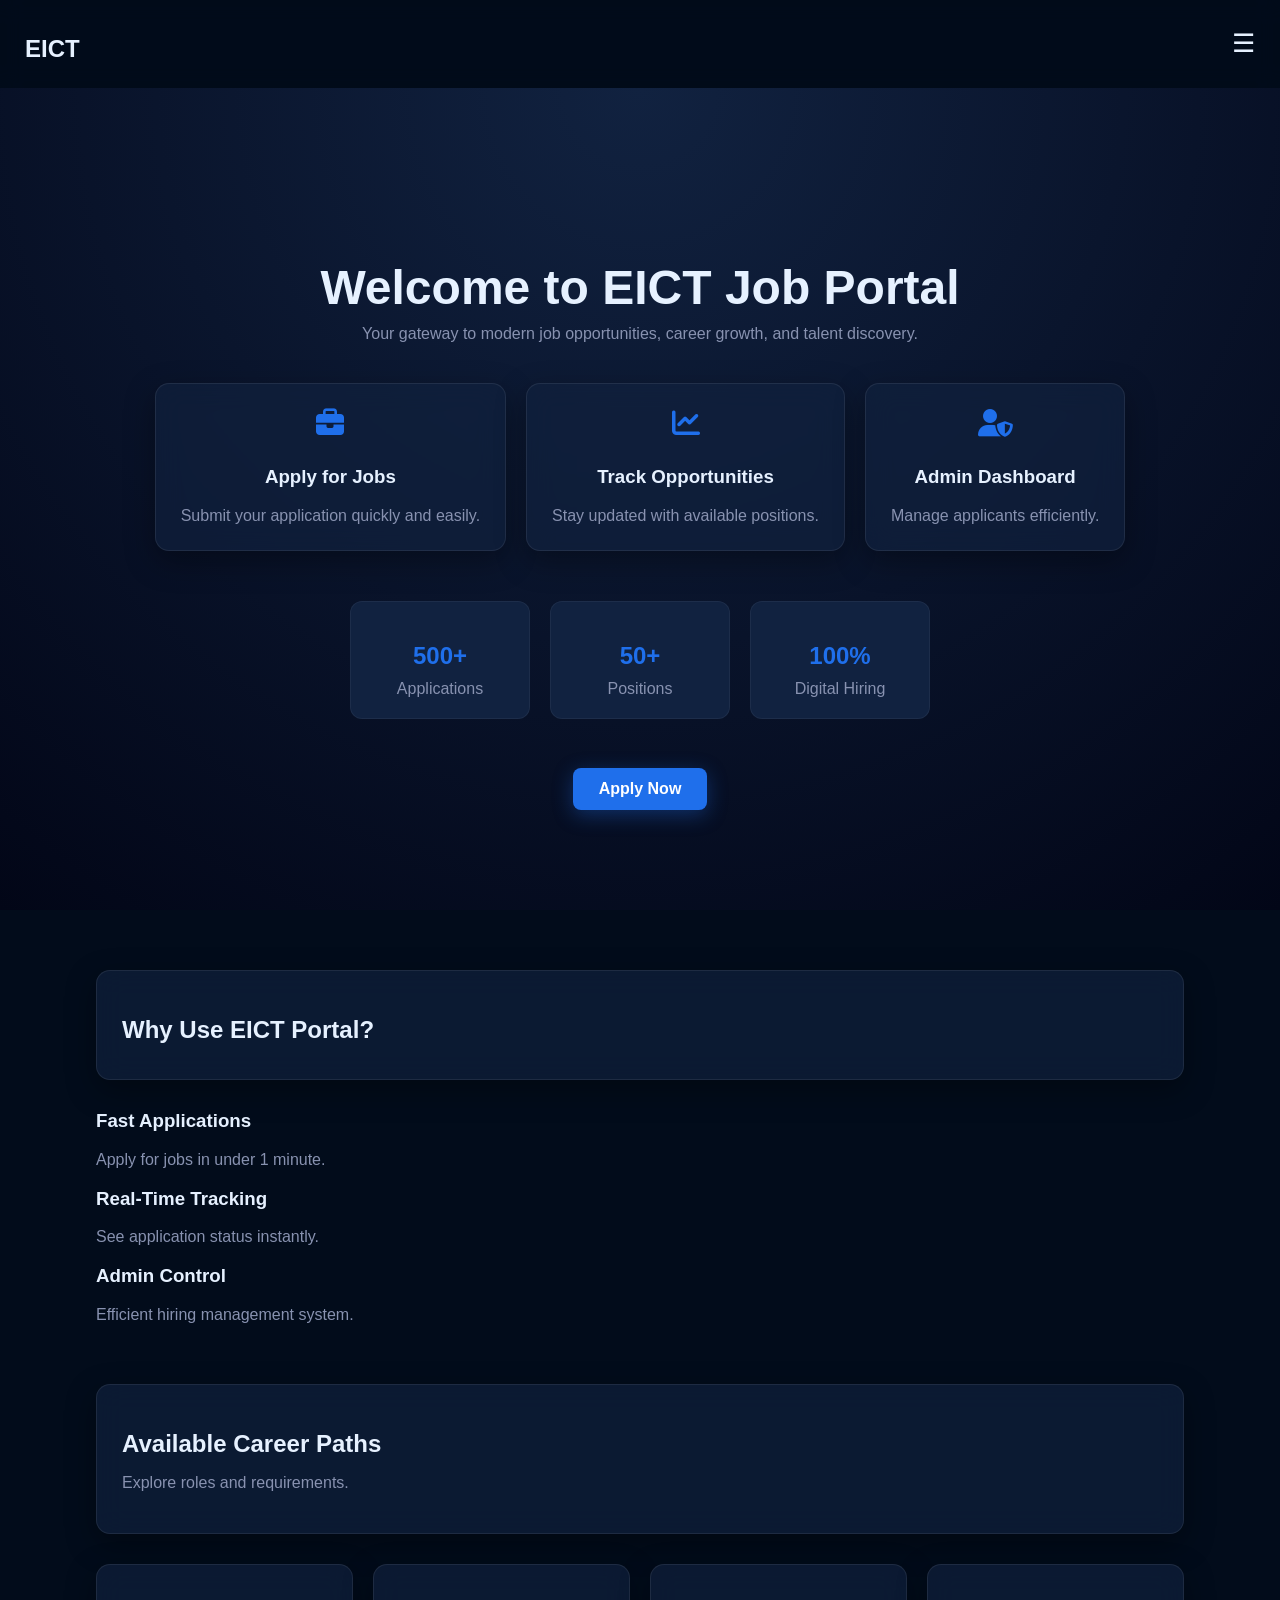
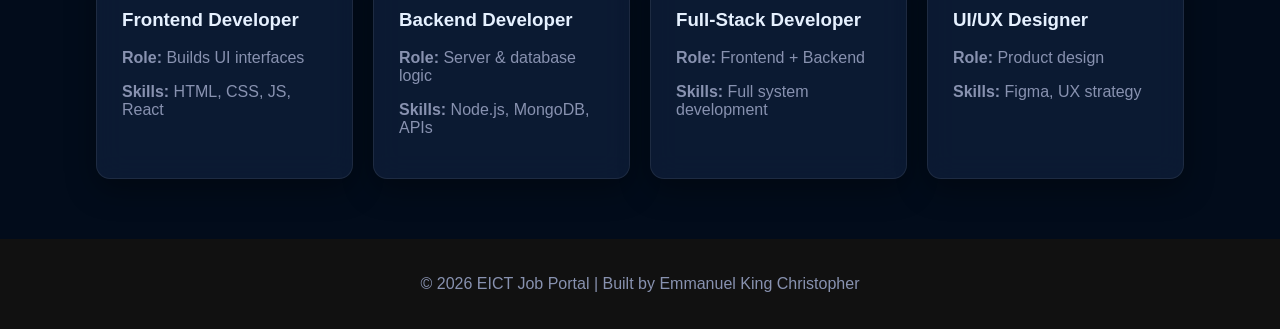
<file: index.html>
<!DOCTYPE html>
<html lang="en">
<head>
    <meta charset="UTF-8">
    <title>EICT Job Portal</title>
    <link rel="stylesheet" href="style.css">
    <link rel="stylesheet" href="https://cdnjs.cloudflare.com/ajax/libs/font-awesome/6.5.0/css/all.min.css">
</head>

<body>

<!-- LOADER -->
<div id="loader"></div>

<!-- NAV -->
<div class="nav">
    <h2 class="logo">EICT</h2>

    <div class="menu-icon" onclick="toggleMenu()">☰</div>

    <div class="menu" id="menu">
        <a href="index.html">Home</a>
        <a href="apply.html">Apply</a>
        <a href="contact.html">Contact</a>
        <a href="admin.html">Admin</a>
        <a href="about.html">About</a>
        <button onclick="toggleDarkMode()">🌙 Dark Mode</button>
    </div>
</div>

<!-- HERO -->
<div class="hero">
    <h1>Welcome to EICT Job Portal</h1>
    <p>Your gateway to modern job opportunities, career growth, and talent discovery.</p>

    <div class="hero-cards">
        <div class="card">
            <i class="fas fa-briefcase"></i>
            <h3>Apply for Jobs</h3>
            <p>Submit your application quickly and easily.</p>
        </div>

        <div class="card">
            <i class="fas fa-chart-line"></i>
            <h3>Track Opportunities</h3>
            <p>Stay updated with available positions.</p>
        </div>

        <div class="card">
            <i class="fas fa-user-shield"></i>
            <h3>Admin Dashboard</h3>
            <p>Manage applicants efficiently.</p>
        </div>
    </div>

    <div class="stats">
        <div class="stat-box">
            <h2>500+</h2>
            <p>Applications</p>
        </div>

        <div class="stat-box">
            <h2>50+</h2>
            <p>Positions</p>
        </div>

        <div class="stat-box">
            <h2>100%</h2>
            <p>Digital Hiring</p>
        </div>
    </div>

    <a href="apply.html" class="btn">Apply Now</a>
</div>

<!-- WHY SECTION -->
<div class="container">
    <div class="section">
        <h2>Why Use EICT Portal?</h2>
    </div>

    <div class="features-grid">
        <div class="feature-card">
            <h3>Fast Applications</h3>
            <p>Apply for jobs in under 1 minute.</p>
        </div>

        <div class="feature-card">
            <h3>Real-Time Tracking</h3>
            <p>See application status instantly.</p>
        </div>

        <div class="feature-card">
            <h3>Admin Control</h3>
            <p>Efficient hiring management system.</p>
        </div>
    </div>
</div>

<!-- CAREERS -->
<div class="container">
    <div class="section">
        <h2>Available Career Paths</h2>
        <p>Explore roles and requirements.</p>
    </div>

    <div class="career-grid">

        <div class="career-card">
            <h3>Frontend Developer</h3>
            <p><strong>Role:</strong> Builds UI interfaces</p>
            <p><strong>Skills:</strong> HTML, CSS, JS, React</p>
        </div>

        <div class="career-card">
            <h3>Backend Developer</h3>
            <p><strong>Role:</strong> Server & database logic</p>
            <p><strong>Skills:</strong> Node.js, MongoDB, APIs</p>
        </div>

        <div class="career-card">
            <h3>Full-Stack Developer</h3>
            <p><strong>Role:</strong> Frontend + Backend</p>
            <p><strong>Skills:</strong> Full system development</p>
        </div>

        <div class="career-card">
            <h3>UI/UX Designer</h3>
            <p><strong>Role:</strong> Product design</p>
            <p><strong>Skills:</strong> Figma, UX strategy</p>
        </div>

    </div>
</div>


<!-- TOAST -->
<div id="toast" class="toast"></div>

<!-- SCRIPT -->
<script>
function toggleDarkMode() {
    document.body.classList.toggle("dark");

    if (document.body.classList.contains("dark")) {
        localStorage.setItem("theme", "dark");
    } else {
        localStorage.setItem("theme", "light");
    }
}

window.addEventListener("load", () => {
    if (localStorage.getItem("theme") === "dark") {
        document.body.classList.add("dark");
    }

    const loader = document.getElementById("loader");
    if (loader) loader.style.display = "none";
});

function showToast(message) {
    const toast = document.getElementById("toast");
    toast.innerText = message;
    toast.classList.add("show");

    setTimeout(() => {
        toast.classList.remove("show");
    }, 3000);
}

document.getElementById("jobForm").addEventListener("submit", async function(e) {
    e.preventDefault();

    const loading = document.getElementById("loading");
    const button = this.querySelector("button");

    loading.style.display = "block";
    button.disabled = true;

    const data = {
        name: document.getElementById("name").value,
        email: document.getElementById("email").value,
        position: document.getElementById("position").value
    };

    try {
        await fetch("https://eict-job-portal-backend.onrender.com/apply", {
            method: "POST",
            headers: {
                "Content-Type": "application/json"
            },
            body: JSON.stringify(data)
        });

        showToast("Application submitted successfully ✅");
        this.reset();

    } catch (err) {
        showToast("Error submitting application ❌");
    }

    loading.style.display = "none";
    button.disabled = false;
});

function toggleMenu() {
    document.getElementById("menu").classList.toggle("show");
}

const observer = new IntersectionObserver(entries => {
    entries.forEach(entry => {
        if (entry.isIntersecting) {
            entry.target.classList.add("show");
        }
    });
});

document.querySelectorAll(".card, .career-card, .feature-card").forEach(el => {
    el.classList.add("hidden");
    observer.observe(el);
});
</script>

<!-- FOOTER -->
<footer style="text-align:center; padding:20px; margin-top:40px; background:#111; color:white;">
    <p>© 2026 EICT Job Portal | Built by Emmanuel King Christopher</p>
</footer>

</body>
</html>
</file>
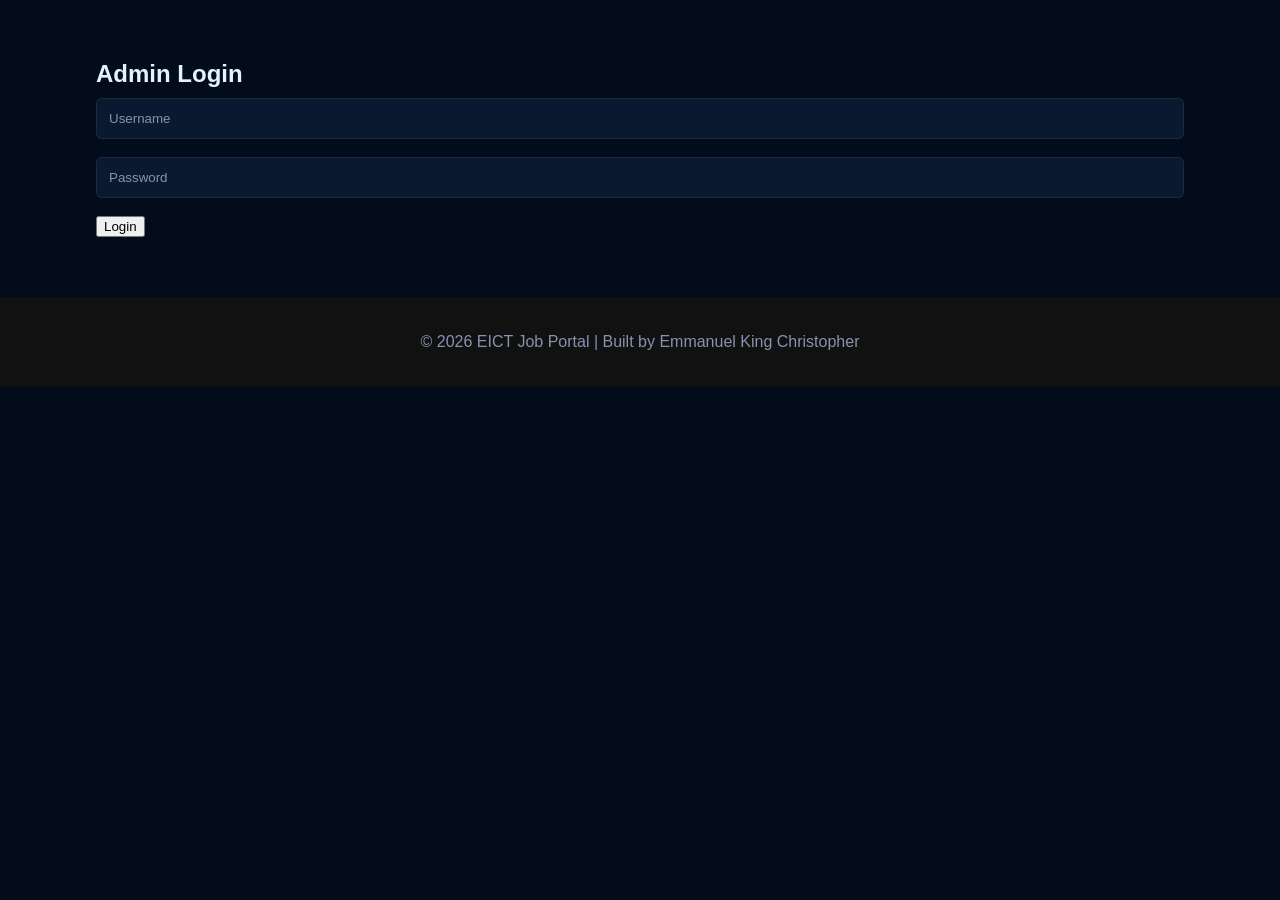
<file: admin.html>
<!DOCTYPE html>
<html>
<head>
    <link rel="stylesheet" href="style.css">
    <title>Admin Dashboard</title>
</head>

<body>

    <!-- SIDEBAR + MAIN LAYOUT WRAPPER -->
    <div class="admin-layout">

        <!-- SIDEBAR -->
        <div class="sidebar">
            <h2>EICT Admin</h2>

            <a href="index.html">Home</a>
            <a href="about.html">About</a>
            <a href="admin.html" class="active">Applications</a>
            <a href="apply.html">Apply</a>
            <a href="contact.html">Contact</a>

            <button onclick="toggleDarkMode()" id="darkBtn">🌙</button>
            <button onclick="logout()">Logout</button>
        </div>

        <!-- MAIN CONTENT -->
        <div class="main">

            <!-- HEADER -->
            <div class="dashboard-header">
                <h1>All Job Applications</h1>
                <p>Manage applicants, track stats, and control your system.</p>
            </div>

            <!-- ================= TEAM SECTION ================= -->
            <div class="section">
                <h2>Add Team Member</h2>

                <div class="form-group">
                    <input id="teamName" placeholder="Name">
                    <input id="teamRole" placeholder="Role">
                    <input id="teamImage" placeholder="Image URL">
                </div>

                <button onclick="addTeam()">Add Team Member</button>
            </div>

            <!-- ================= SEARCH ================= -->
            <div class="section">
                <input type="text" id="searchInput" placeholder="Search by name...">
            </div>

            <!-- ================= DASHBOARD STATS ================= -->
            <div class="section">
                <div class="stats-grid">

                    <div class="stats-card">
                        <h3>Total Applications</h3>
                        <p id="totalApps">0</p>
                    </div>

                    <div class="stats-card">
                        <h3>Frontend</h3>
                        <p id="frontendCount">0</p>
                    </div>

                    <div class="stats-card">
                        <h3>Backend</h3>
                        <p id="backendCount">0</p>
                    </div>

                    <div class="stats-card">
                        <h3>Full Stack</h3>
                        <p id="fullstackCount">0</p>
                    </div>

                </div>
            </div>

            <!-- ================= APPLICATIONS ================= -->
            <div class="section">
                <h2>Applications List</h2>
                <div id="applications"></div>
            </div>

            <!-- ================= FUTURE: CONTACT DASHBOARD ================= -->
            <!-- (You’ll plug this later when we build inbox UI) -->
            <div class="section" id="contactSection" style="display:none;">
                <h2>Contact Messages</h2>
                <div id="messages"></div>
            </div>

        </div>

    </div>

    <!-- ================= EDIT MODAL ================= -->
    <div id="editModal" class="modal">
        <div class="modal-content">
            <h2>Edit Application</h2>

            <input type="text" id="editName" placeholder="Name">
            <input type="email" id="editEmail" placeholder="Email">
            <input type="text" id="editPosition" placeholder="Position">

            <button onclick="saveEdit()">Save</button>
            <button onclick="closeModal()">Cancel</button>
        </div>
    </div>

    <!-- ================= SCRIPTS ================= -->
    <script src="admin.js"></script>

    <script>
        // 🔐 PROTECT PAGE
        if (localStorage.getItem("admin") !== "true") {
            window.location.href = "login.html";
        }

        // 🚪 LOGOUT
        function logout() {
            localStorage.removeItem("admin");
            window.location.href = "login.html";
        }
    </script>

    <!-- ================= FOOTER ================= -->
    <footer style="text-align:center; padding:20px; margin-top:40px; background:#111; color:white;">
        <p>© 2026 EICT Job Portal | Built by Emmanuel King Christopher</p>
    </footer>

</body>
</html>
</file>
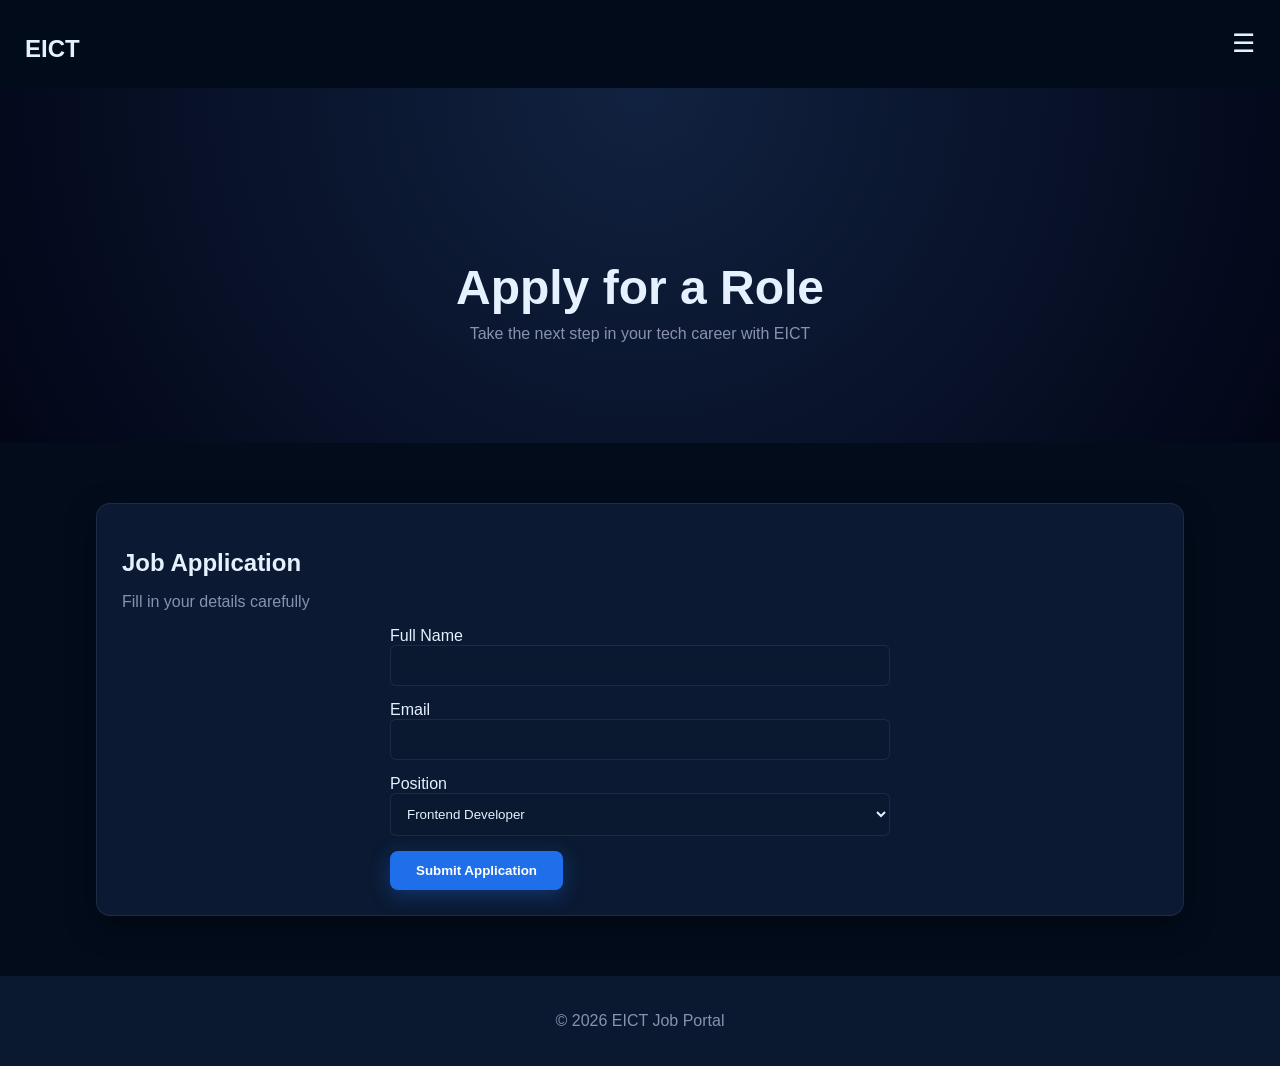
<file: apply.html>
<!DOCTYPE html>
<html lang="en">
<head>
    <meta charset="UTF-8">
    <title>Apply - EICT</title>
    <link rel="stylesheet" href="style.css">
</head>

<body>

<!-- NAV -->
<div class="nav">
    <h2 class="logo">EICT</h2>

    <div class="menu-icon" onclick="toggleMenu()">☰</div>

    <div class="menu" id="menu">
        <a href="index.html">Home</a>
        <a href="apply.html">Apply</a>
        <a href="contact.html">Contact</a>
        <a href="admin.html">Admin</a>
        <a href="about.html">About</a>
        <button onclick="toggleDarkMode()">🌙 Dark Mode</button>
    </div>
</div>

<!-- HERO -->
<div class="hero">
    <h1>Apply for a Role</h1>
    <p>Take the next step in your tech career with EICT</p>
</div>

<!-- FORM SECTION -->
<div class="container">

    <div class="section">
        <h2>Job Application</h2>
        <p>Fill in your details carefully</p>

        <form id="jobForm">

            <div class="form-group">
                <label>Full Name</label>
                <input type="text" id="name" required>
            </div>

            <div class="form-group">
                <label>Email</label>
                <input type="email" id="email" required>
            </div>

            <div class="form-group">
                <label>Position</label>
                <select id="position">
                    <option>Frontend Developer</option>
                    <option>Backend Developer</option>
                    <option>Full Stack Developer</option>
                    <option>UI/UX Designer</option>
                </select>
            </div>

            <button type="submit" class="btn">Submit Application</button>
            <p id="loading" style="display:none;">Submitting...</p>

        </form>
    </div>

</div>

<!-- TOAST -->
<div id="toast" class="toast"></div>

<script>
function toggleMenu() {
    document.getElementById("menu").classList.toggle("show");
}

function toggleDarkMode() {
    document.body.classList.toggle("dark");

    if (document.body.classList.contains("dark")) {
        localStorage.setItem("theme", "dark");
    } else {
        localStorage.setItem("theme", "light");
    }
}

window.addEventListener("load", () => {
    if (localStorage.getItem("theme") === "dark") {
        document.body.classList.add("dark");
    }
});

function showToast(message) {
    const toast = document.getElementById("toast");
    toast.innerText = message;
    toast.classList.add("show");

    setTimeout(() => {
        toast.classList.remove("show");
    }, 3000);
}

document.getElementById("jobForm").addEventListener("submit", async function(e) {
    e.preventDefault();

    const loading = document.getElementById("loading");
    loading.style.display = "block";

    const data = {
        name: document.getElementById("name").value,
        email: document.getElementById("email").value,
        position: document.getElementById("position").value
    };

    try {
        await fetch("https://eict-job-portal-backend.onrender.com/apply", {
            method: "POST",
            headers: {
                "Content-Type": "application/json"
            },
            body: JSON.stringify(data)
        });

        showToast("Application submitted successfully ✅");
        this.reset();

    } catch {
        showToast("Error submitting application ❌");
    }

    loading.style.display = "none";
});
</script>

<footer style="text-align:center; padding:20px; margin-top:40px; background:#0a192f; color:white;">
    <p>© 2026 EICT Job Portal</p>
</footer>

</body>
</html>
</file>
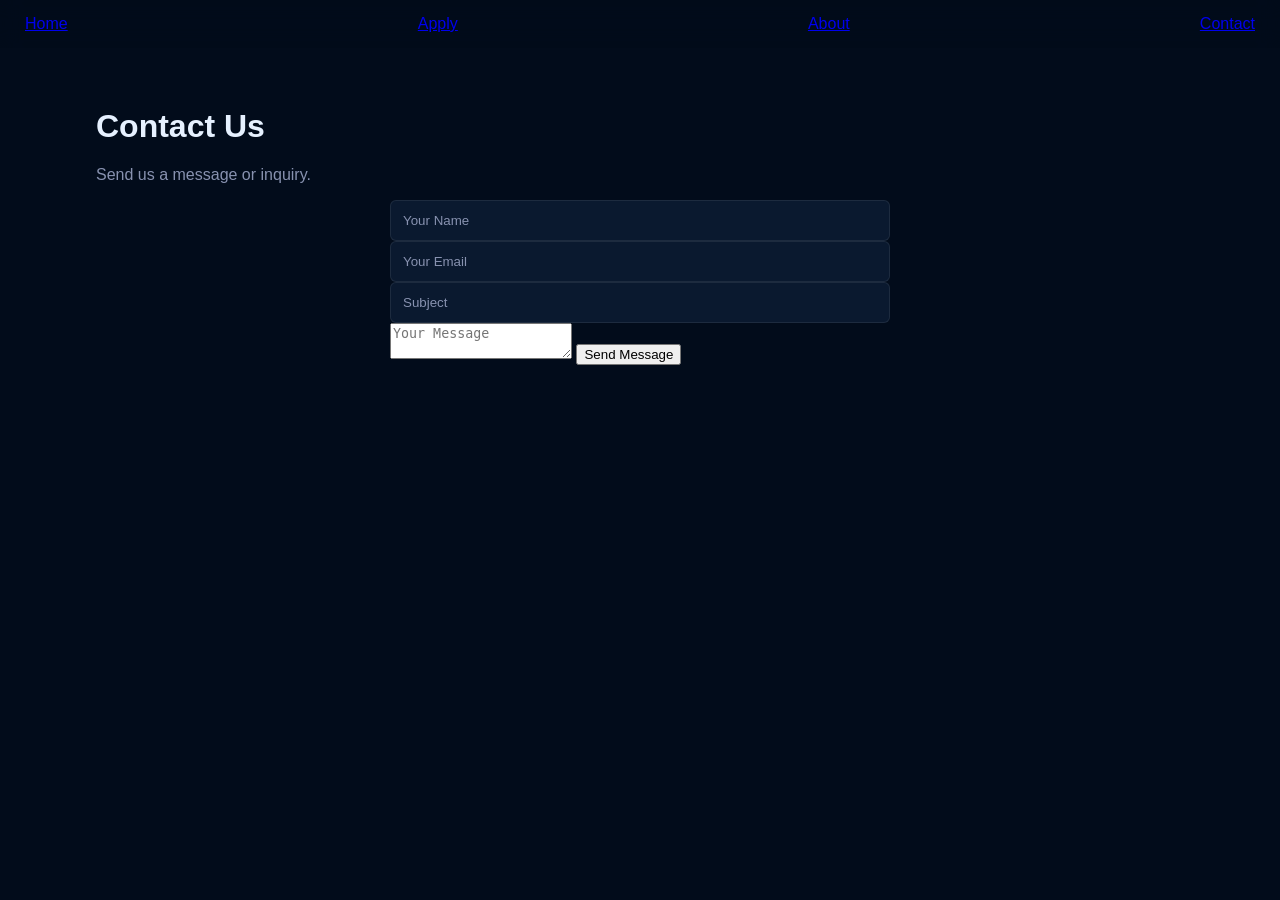
<file: contact.html>
<!DOCTYPE html>
<html>
<head>
    <title>Contact Us</title>
    <link rel="stylesheet" href="style.css">
</head>
<body>

<div class="nav">
    <a href="index.html">Home</a>
    <a href="apply.html">Apply</a>
    <a href="about.html">About</a>
    <a href="contact.html">Contact</a>
</div>

<div class="container">
    <h1>Contact Us</h1>
    <p>Send us a message or inquiry.</p>

    <form id="contactForm">
        <input type="text" id="name" placeholder="Your Name" required>
        <input type="email" id="email" placeholder="Your Email" required>
        <input type="text" id="subject" placeholder="Subject" required>
        <textarea id="message" placeholder="Your Message" required></textarea>

        <button type="submit">Send Message</button>
    </form>
</div>

<script>
document.getElementById("contactForm").addEventListener("submit", async (e) => {
    e.preventDefault();

    const data = {
        name: name.value,
        email: email.value,
        subject: subject.value,
        message: message.value
    };

    await fetch("https://eict-job-portal-backend.onrender.com/contact", {
        method: "POST",
        headers: { "Content-Type": "application/json" },
        body: JSON.stringify(data)
    });

    alert("Message sent!");
});
</script>

</body>
</html>
</file>
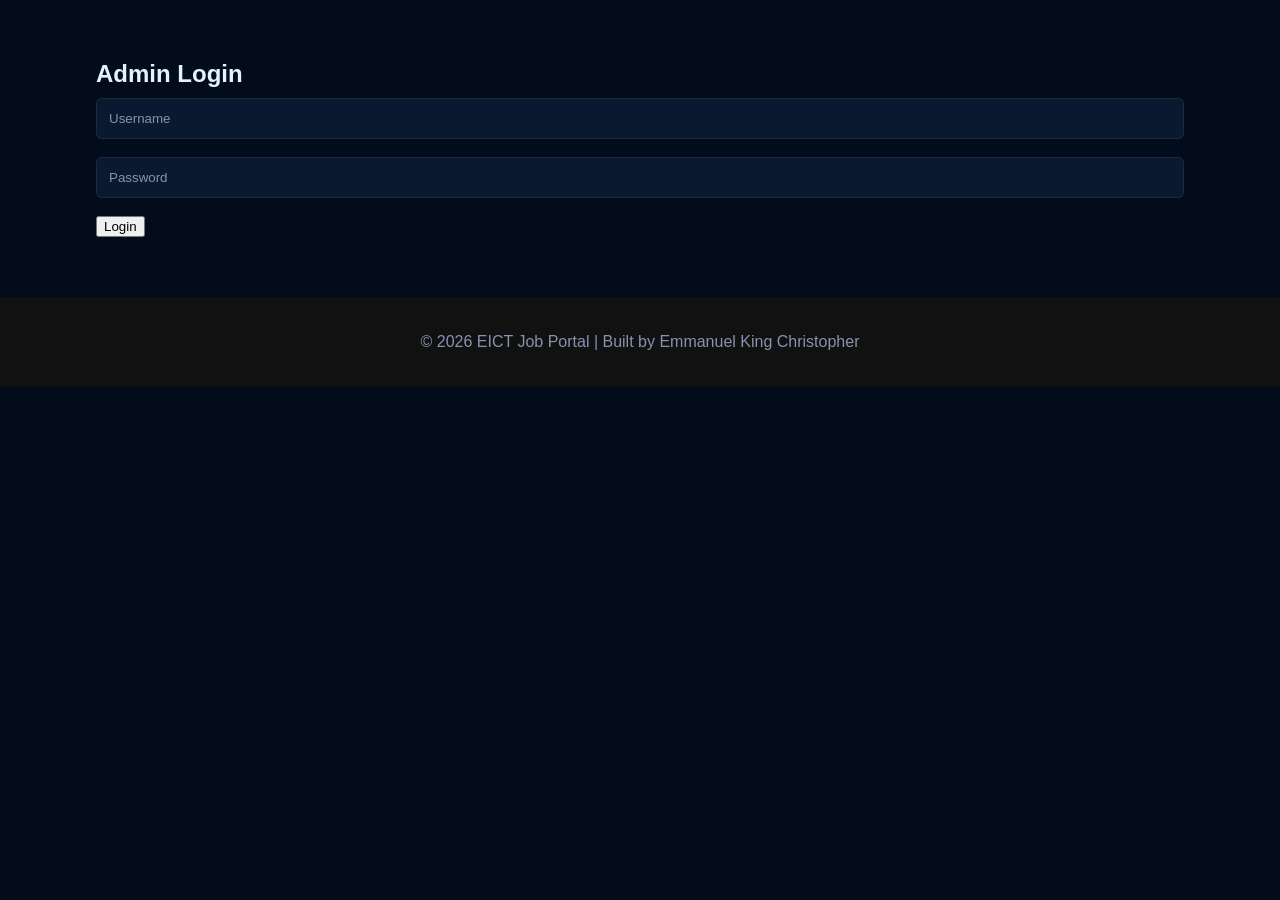
<file: login.html>
<!DOCTYPE html>
<html lang="en">
<head>
    <meta charset="UTF-8">
    <title>Admin Login</title>
    <link rel="stylesheet" href="style.css">
</head>
<body>

<div class="container">
    <h2>Admin Login</h2>

    <input type="text" id="username" placeholder="Username"><br><br>
    <input type="password" id="password" placeholder="Password"><br><br>

    <button onclick="login()">Login</button>

    <p id="error" style="color:red;"></p>
</div>

<script>
async function login() {
    const username = document.getElementById("username").value;
    const password = document.getElementById("password").value;
    const error = document.getElementById("error");

    error.innerText = "";

    try {
        const res = await fetch("https://eict-job-portal-backend.onrender.com/admin/login", {
            method: "POST",
            headers: {
                "Content-Type": "application/json"
            },
            body: JSON.stringify({ username, password })
        });

        const data = await res.json();

        if (data.success) {
            localStorage.setItem("admin", "true");
            window.location.href = "admin.html";
        } else {
            error.innerText = "Invalid login";
        }

    } catch {
        error.innerText = "Server error";
    }
}
</script>

<footer style="text-align:center; padding:20px; margin-top:40px; background:#111; color:white;">
    <p>© 2026 EICT Job Portal | Built by Emmanuel King Christopher</p>
</footer>

</body>
</html>
</file>
<file: style.css>
/* =====================
   ROOT THEME (PREMIUM NAVY)
===================== */
:root {
    --primary: #020c1b;
    --secondary: #0a192f;
    --card: #112240;
    --accent: #1f6feb;
    --text: #e6f1ff;
    --muted: #8892b0;
    --border: rgba(255,255,255,0.08);
}

/* =====================
   BASE
===================== */
body {
    font-family: "Segoe UI", sans-serif;
    margin: 0;
    background: var(--primary);
    color: var(--text);
    animation: fadeIn 0.4s ease-in;
}

* {
    box-sizing: border-box;
    transition: all 0.25s ease;
}

/* =====================
   ANIMATION
===================== */
@keyframes fadeIn {
    from { opacity: 0; transform: translateY(8px); }
    to { opacity: 1; transform: translateY(0); }
}

@keyframes spin {
    100% { transform: rotate(360deg); }
}

/* =====================
   NAVBAR (PREMIUM)
===================== */
.nav {
    position: sticky;
    top: 0;
    display: flex;
    justify-content: space-between;
    align-items: center;
    padding: 15px 25px;
    background: rgba(2,12,27,0.7);
    backdrop-filter: blur(10px);
    z-index: 1000;
}

.logo {
    font-weight: bold;
}

/* HAMBURGER */
.menu-icon {
    font-size: 26px;
    cursor: pointer;
}

/* DROPDOWN MENU */
.menu {
    position: absolute;
    top: 60px;
    right: 20px;
    background: var(--card);
    display: none;
    flex-direction: column;
    padding: 15px;
    border-radius: 12px;
    width: 200px;
    box-shadow: 0 10px 30px rgba(0,0,0,0.4);
}

.menu a,
.menu button {
    color: var(--text);
    padding: 10px;
    border-radius: 6px;
    text-decoration: none;
    background: none;
    border: none;
    text-align: left;
    cursor: pointer;
}

.menu a:hover,
.menu button:hover {
    background: var(--accent);
}

.menu.show {
    display: flex;
}

/* =====================
   HERO
===================== */
.hero {
    text-align: center;
    padding: 140px 20px 100px;
    background: radial-gradient(circle at top, #112240, #020617);
}

.hero h1 {
    font-size: 48px;
    margin-bottom: 10px;
}

.hero p {
    color: var(--muted);
    max-width: 600px;
    margin: auto;
}

/* HERO CARDS */
.hero-cards {
    display: flex;
    justify-content: center;
    gap: 20px;
    margin-top: 40px;
    flex-wrap: wrap;
}

/* =====================
   GLASS CARDS (GLOBAL UPGRADED)
===================== */
.card,
.career-card,
.about-card,
.section,
#applications div {
    background: rgba(17, 34, 64, 0.65);
    backdrop-filter: blur(14px);
    -webkit-backdrop-filter: blur(14px);
    border-radius: 14px;
    padding: 25px;
    border: 1px solid rgba(255,255,255,0.08);
    box-shadow: 0 10px 30px rgba(0,0,0,0.35);
    position: relative;
    overflow: hidden;
}

/* SUBTLE GLOW LAYER */
.card::before,
.career-card::before,
.section::before {
    content: "";
    position: absolute;
    inset: 0;
    background: linear-gradient(120deg, transparent, rgba(31,111,235,0.08), transparent);
    opacity: 0;
    transition: opacity 0.3s ease;
}

/* HOVER EFFECT */
.card:hover,
.career-card:hover {
    transform: translateY(-8px) scale(1.01);
    box-shadow: 0 20px 50px rgba(0,0,0,0.5);
}

.card:hover::before,
.career-card:hover::before {
    opacity: 1;
}

/* ICON */
.card i {
    font-size: 28px;
    color: var(--accent);
    margin-bottom: 10px;
}

/* =====================
   MICRO UX IMPROVEMENTS
===================== */

/* BUTTON UPGRADE */
.btn {
    box-shadow: 0 5px 20px rgba(31,111,235,0.35);
    transition: all 0.25s ease;
}

.btn:hover {
    transform: translateY(-2px) scale(1.04);
    box-shadow: 0 10px 30px rgba(31,111,235,0.5);
}

/* INPUT FOCUS EFFECT */
input:focus,
select:focus {
    outline: none;
    border: 1px solid var(--accent);
    box-shadow: 0 0 0 2px rgba(31,111,235,0.2);
}

/* FORM GROUP SPACING */
.form-group {
    margin-bottom: 18px;
}

/* STAT BOX IMPROVEMENT */
.stat-box {
    background: rgba(17,34,64,0.6);
    backdrop-filter: blur(10px);
    padding: 20px;
    border-radius: 12px;
    text-align: center;
    border: 1px solid rgba(255,255,255,0.05);
}

.stat-box h2 {
    color: var(--accent);
}

/* MENU HOVER FEEL */
.menu a:hover,
.menu button:hover {
    transform: translateX(4px);
}

/* SCROLL SMOOTH */
html {
    scroll-behavior: smooth;
}

/* =====================
   BUTTONS
===================== */
.btn {
    display: inline-block;
    padding: 12px 26px;
    border-radius: 8px;
    font-weight: 600;
    background: var(--accent);
    color: white;
    text-decoration: none;
    border: none;
}

.btn.secondary {
    background: transparent;
    border: 1px solid var(--accent);
}

button:hover,
.btn:hover {
    transform: scale(1.05);
    box-shadow: 0 5px 20px rgba(31,111,235,0.3);
}

/* =====================
   CONTAINER
===================== */
.container {
    width: 85%;
    margin: 60px auto;
}

.section {
    margin-bottom: 30px;
}

/* =====================
   STATS (PREMIUM)
===================== */
.stats {
    display: flex;
    justify-content: center;
    gap: 20px;
    margin: 50px 0;
    flex-wrap: wrap;
}

.stat-box {
    background: var(--card);
    padding: 20px;
    border-radius: 12px;
    text-align: center;
    width: 180px;
}

.stat-box h2 {
    color: var(--accent);
}

/* =====================
   FORMS (UPGRADED)
===================== */
form {
    max-width: 500px;
    margin: auto;
}

.form-group {
    margin-bottom: 15px;
}

input,
select {
    width: 100%;
    padding: 12px;
    border-radius: 6px;
    border: 1px solid var(--border);
    background: var(--secondary);
    color: var(--text);
}

input::placeholder {
    color: var(--muted);
}

/* =====================
   ABOUT / TEAM
===================== */
.about-grid,
.career-grid {
    display: grid;
    grid-template-columns: repeat(auto-fit, minmax(250px, 1fr));
    gap: 20px;
}

.about-card img {
    width: 110px;
    height: 110px;
    border-radius: 50%;
    border: 3px solid var(--accent);
}

/* =====================
   ADMIN DASHBOARD
===================== */
.admin-layout {
    display: flex;
    min-height: 100vh;
}

.sidebar {
    width: 240px;
    background: var(--secondary);
    padding: 20px;
}

.sidebar a {
    display: block;
    color: var(--text);
    padding: 10px;
    border-radius: 6px;
    margin-bottom: 10px;
}

.sidebar a:hover,
.sidebar .active {
    background: var(--accent);
}

.main {
    flex: 1;
    padding: 30px;
}

/* =====================
   MODAL
===================== */
.modal {
    display: none;
    position: fixed;
    inset: 0;
    background: rgba(0,0,0,0.6);
}

.modal-content {
    background: var(--card);
    padding: 20px;
    width: 320px;
    margin: auto;
    border-radius: 10px;
}

/* =====================
   LOADER
===================== */
#loader {
    position: fixed;
    inset: 0;
    background: var(--primary);
    display: flex;
    justify-content: center;
    align-items: center;
}

#loader::after {
    content: "";
    width: 40px;
    height: 40px;
    border: 4px solid #ccc;
    border-top: 4px solid var(--accent);
    border-radius: 50%;
    animation: spin 1s linear infinite;
}

/* =====================
   TOAST
===================== */
.toast {
    position: fixed;
    bottom: 20px;
    right: 20px;
    background: var(--accent);
    color: white;
    padding: 12px 20px;
    border-radius: 6px;
    opacity: 0;
}

.toast.show {
    opacity: 1;
}

/* =====================
   TEXT
===================== */
h2 {
    margin-bottom: 10px;
}

p {
    color: var(--muted);
}

#messages {
    display: grid;
    grid-template-columns: repeat(auto-fit, minmax(260px, 1fr));
    gap: 15px;
    margin-top: 20px;
}

#messages div {
    background: rgba(17, 34, 64, 0.65);
    padding: 15px;
    border-radius: 12px;
}

/* =====================
   RESPONSIVE
===================== */
@media (max-width: 768px) {

    .hero h1 {
        font-size: 30px;
    }

    .container {
        width: 92%;
    }

    .admin-layout {
        flex-direction: column;
    }

    .sidebar {
        width: 100%;
    }

    .stats {
        flex-direction: column;
        align-items: center;
    }
}
</file>
